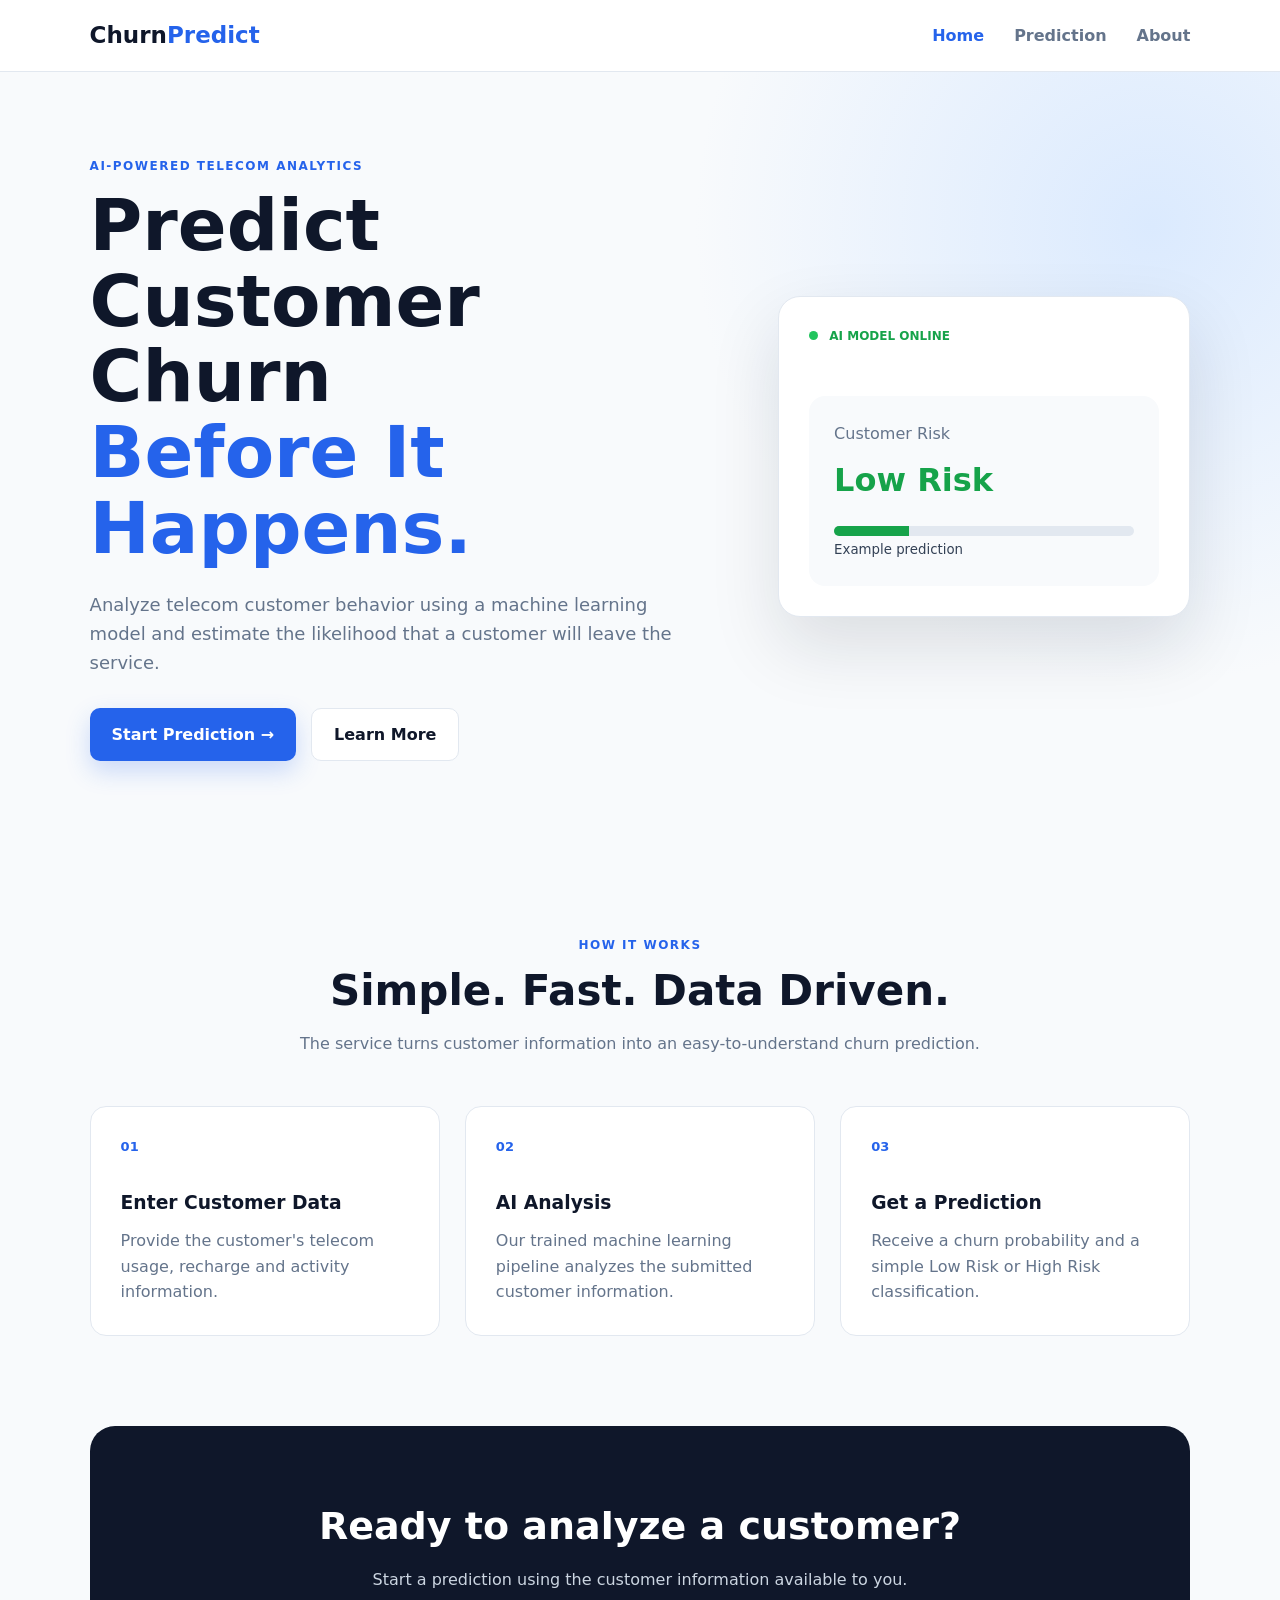
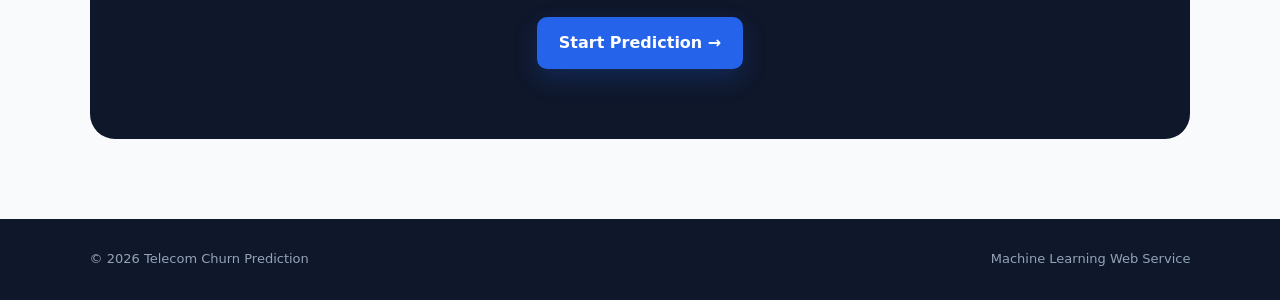
<file: frontend/index.html>
<!DOCTYPE html>
<html lang="en">
<head>
    <meta charset="UTF-8">
    <meta name="viewport" content="width=device-width, initial-scale=1.0">

    <title>Telecom Churn Prediction</title>

    <link rel="stylesheet" href="css/style.css">
</head>

<body>

<header class="navbar">

    <a href="index.html" class="logo">
        Churn<span>Predict</span>
    </a>

    <nav>
        <a href="index.html" class="active">Home</a>
        <a href="prediction.html">Prediction</a>
        <a href="about.html">About</a>
    </nav>

</header>


<main>

    <section class="hero">

        <div class="hero-content">

            <span class="eyebrow">
                AI-POWERED TELECOM ANALYTICS
            </span>

            <h1>
                Predict Customer Churn
                <span>Before It Happens.</span>
            </h1>

            <p>
                Analyze telecom customer behavior using a
                machine learning model and estimate the
                likelihood that a customer will leave the service.
            </p>

            <div class="hero-buttons">

                <a href="prediction.html" class="btn primary-btn">
                    Start Prediction →
                </a>

                <a href="about.html" class="btn secondary-btn">
                    Learn More
                </a>

            </div>

        </div>


        <div class="hero-card">

            <div class="card-top">
                <span class="status-dot"></span>
                AI MODEL ONLINE
            </div>

            <div class="prediction-preview">

                <span>Customer Risk</span>

                <strong>Low Risk</strong>

                <div class="mini-progress">
                    <div></div>
                </div>

                <small>
                    Example prediction
                </small>

            </div>

        </div>

    </section>


    <section class="section">

        <div class="section-heading">

            <span class="eyebrow">
                HOW IT WORKS
            </span>

            <h2>
                Simple. Fast. Data Driven.
            </h2>

            <p>
                The service turns customer information into
                an easy-to-understand churn prediction.
            </p>

        </div>


        <div class="feature-grid">

            <div class="feature-card">

                <div class="feature-number">01</div>

                <h3>Enter Customer Data</h3>

                <p>
                    Provide the customer's telecom usage,
                    recharge and activity information.
                </p>

            </div>


            <div class="feature-card">

                <div class="feature-number">02</div>

                <h3>AI Analysis</h3>

                <p>
                    Our trained machine learning pipeline
                    analyzes the submitted customer information.
                </p>

            </div>


            <div class="feature-card">

                <div class="feature-number">03</div>

                <h3>Get a Prediction</h3>

                <p>
                    Receive a churn probability and a simple
                    Low Risk or High Risk classification.
                </p>

            </div>

        </div>

    </section>


    <section class="cta-section">

        <h2>
            Ready to analyze a customer?
        </h2>

        <p>
            Start a prediction using the customer information
            available to you.
        </p>

        <a href="prediction.html" class="btn primary-btn">
            Start Prediction →
        </a>

    </section>

</main>


<footer>

    <p>
        © 2026 Telecom Churn Prediction
    </p>

    <p>
        Machine Learning Web Service
    </p>

</footer>


<script src="js/script.js"></script>

</body>
</html>
</file>
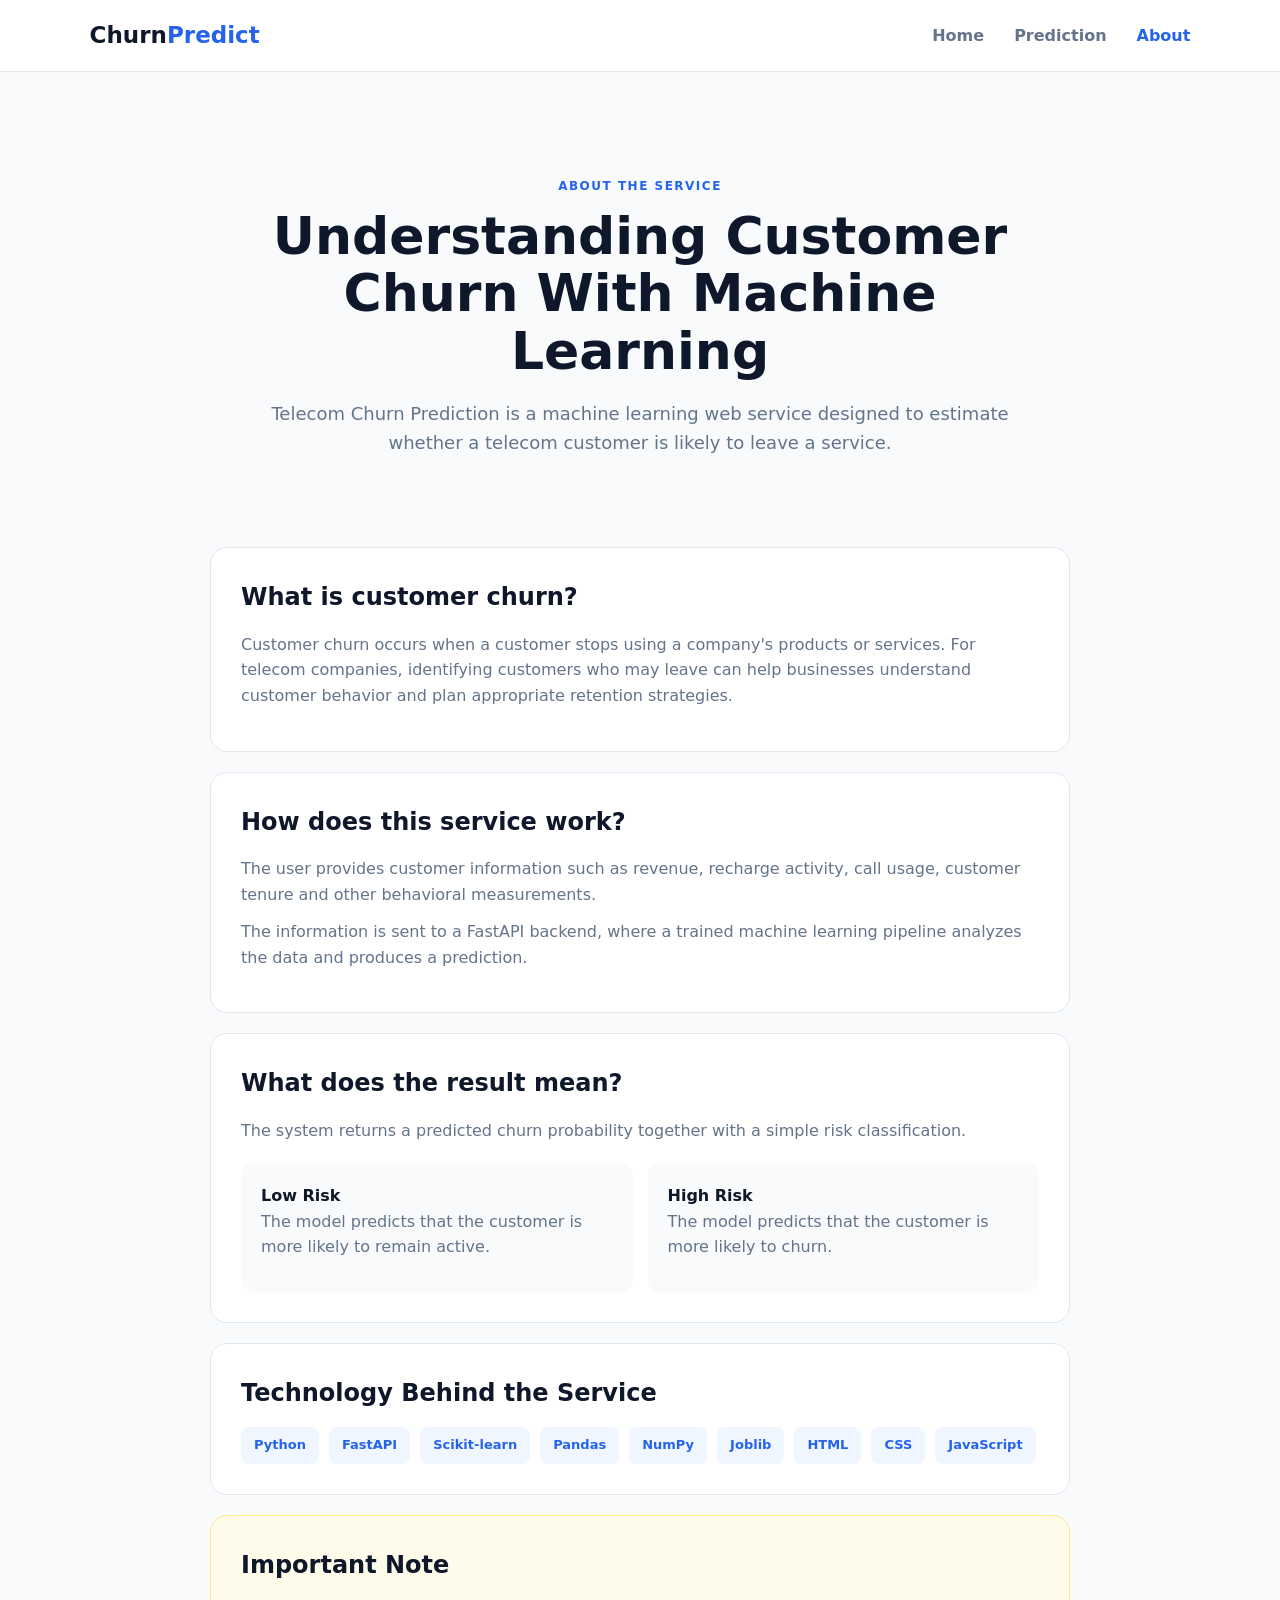
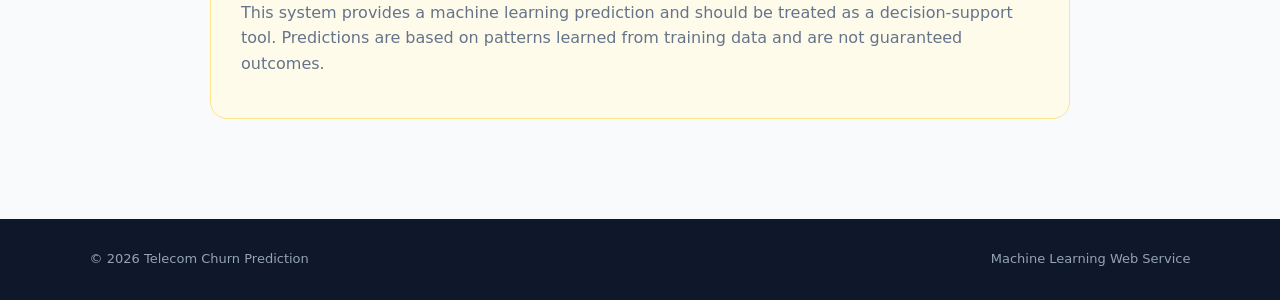
<file: frontend/about.html>
<!DOCTYPE html>
<html lang="en">

<head>

    <meta charset="UTF-8">

    <meta
        name="viewport"
        content="width=device-width, initial-scale=1.0"
    >

    <title>About | ChurnPredict</title>

    <link
        rel="stylesheet"
        href="css/style.css"
    >

</head>


<body>


<header class="navbar">

    <a href="index.html" class="logo">
        Churn<span>Predict</span>
    </a>

    <nav>

        <a href="index.html">
            Home
        </a>

        <a href="prediction.html">
            Prediction
        </a>

        <a href="about.html" class="active">
            About
        </a>

    </nav>

</header>


<main>

<section class="about-hero">

    <span class="eyebrow">
        ABOUT THE SERVICE
    </span>

    <h1>
        Understanding Customer Churn
        With Machine Learning
    </h1>

    <p>
        Telecom Churn Prediction is a machine learning
        web service designed to estimate whether a telecom
        customer is likely to leave a service.
    </p>

</section>


<section class="about-content">


    <div class="about-card">

        <h2>
            What is customer churn?
        </h2>

        <p>
            Customer churn occurs when a customer stops using
            a company's products or services. For telecom
            companies, identifying customers who may leave
            can help businesses understand customer behavior
            and plan appropriate retention strategies.
        </p>

    </div>


    <div class="about-card">

        <h2>
            How does this service work?
        </h2>

        <p>
            The user provides customer information such as
            revenue, recharge activity, call usage, customer
            tenure and other behavioral measurements.
        </p>

        <p>
            The information is sent to a FastAPI backend,
            where a trained machine learning pipeline analyzes
            the data and produces a prediction.
        </p>

    </div>


    <div class="about-card">

        <h2>
            What does the result mean?
        </h2>

        <p>
            The system returns a predicted churn probability
            together with a simple risk classification.
        </p>

        <div class="risk-explanation">

            <div>
                <strong>Low Risk</strong>

                <p>
                    The model predicts that the customer
                    is more likely to remain active.
                </p>
            </div>


            <div>
                <strong>High Risk</strong>

                <p>
                    The model predicts that the customer
                    is more likely to churn.
                </p>
            </div>

        </div>

    </div>


    <div class="about-card">

        <h2>
            Technology Behind the Service
        </h2>

        <div class="technology-list">

            <span>Python</span>

            <span>FastAPI</span>

            <span>Scikit-learn</span>

            <span>Pandas</span>

            <span>NumPy</span>

            <span>Joblib</span>

            <span>HTML</span>

            <span>CSS</span>

            <span>JavaScript</span>

        </div>

    </div>


    <div class="about-card notice-card">

        <h2>
            Important Note
        </h2>

        <p>
            This system provides a machine learning prediction
            and should be treated as a decision-support tool.
            Predictions are based on patterns learned from
            training data and are not guaranteed outcomes.
        </p>

    </div>


</section>

</main>


<footer>

    <p>
        © 2026 Telecom Churn Prediction
    </p>

    <p>
        Machine Learning Web Service
    </p>

</footer>


<script src="js/script.js"></script>

</body>

</html>
</file>
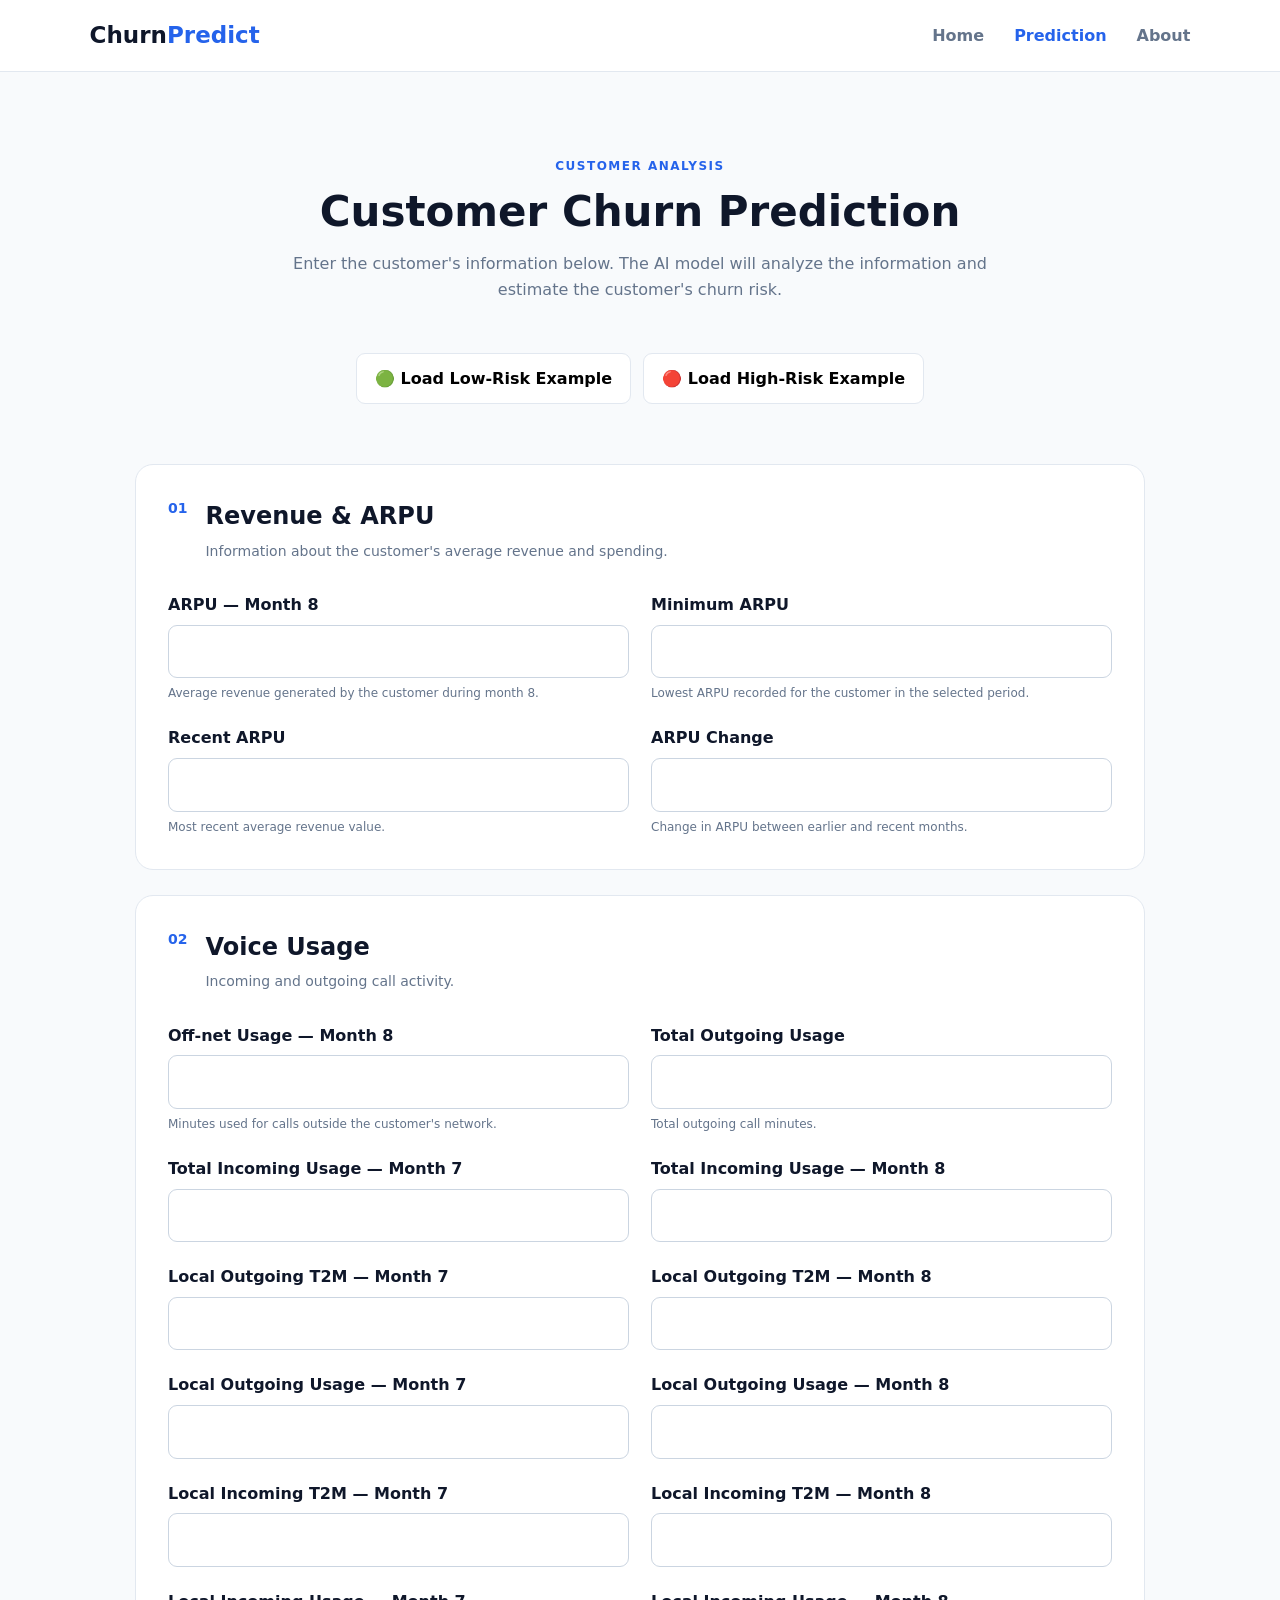
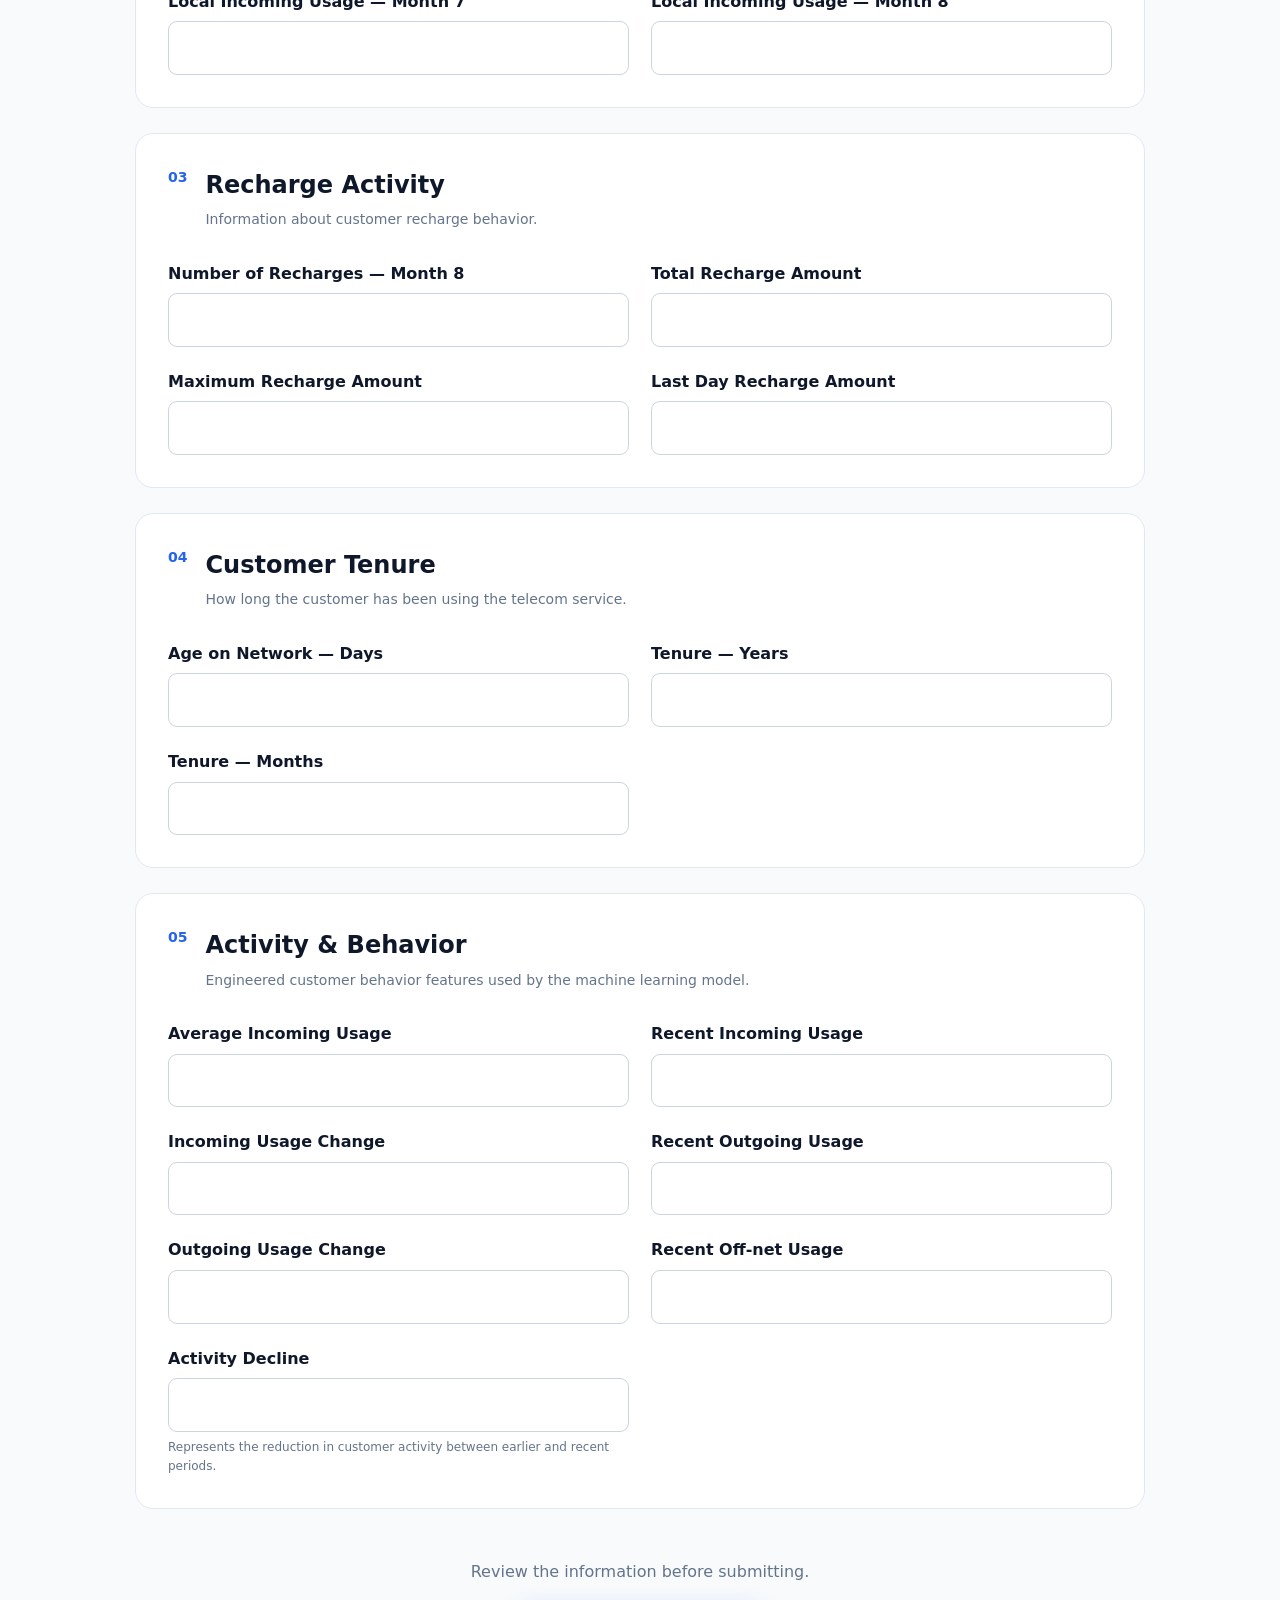
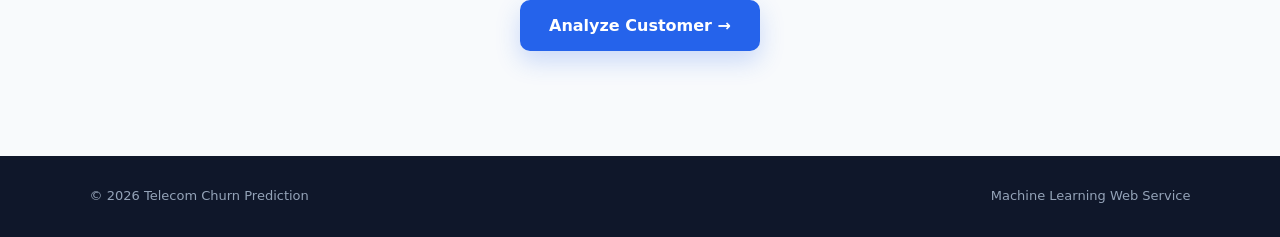
<file: frontend/prediction.html>
<!DOCTYPE html>
<html lang="en">

<head>

    <meta charset="UTF-8">

    <meta
        name="viewport"
        content="width=device-width, initial-scale=1.0"
    >

    <title>Customer Prediction | ChurnPredict</title>

    <link
        rel="stylesheet"
        href="css/style.css"
    >

</head>


<body>


<header class="navbar">

    <a href="index.html" class="logo">
        Churn<span>Predict</span>
    </a>

    <nav>

        <a href="index.html">
            Home
        </a>

        <a href="prediction.html" class="active">
            Prediction
        </a>

        <a href="about.html">
            About
        </a>

    </nav>

</header>


<main>

<section class="form-section">

    <div class="section-heading">

        <span class="eyebrow">
            CUSTOMER ANALYSIS
        </span>

        <h1>
            Customer Churn Prediction
        </h1>

        <p>
            Enter the customer's information below.
            The AI model will analyze the information
            and estimate the customer's churn risk.
        </p>

    </div>


    <div class="test-buttons">

        <button
            type="button"
            id="lowRiskBtn"
            class="test-btn low-test"
        >
            🟢 Load Low-Risk Example
        </button>


        <button
            type="button"
            id="highRiskBtn"
            class="test-btn high-test"
        >
            🔴 Load High-Risk Example
        </button>

    </div>


    <p id="formMessage" class="form-message"></p>


    <form id="predictionForm">


        <!-- CUSTOMER REVENUE -->

        <div class="form-card">

            <div class="form-card-heading">

                <span>01</span>

                <div>
                    <h2>Revenue & ARPU</h2>

                    <p>
                        Information about the customer's
                        average revenue and spending.
                    </p>
                </div>

            </div>


            <div class="input-grid">


                <div class="input-group">

                    <label for="arpu_8">
                        ARPU — Month 8
                    </label>

                    <input
                        type="number"
                        step="any"
                        id="arpu_8"
                        required
                    >

                    <small>
                        Average revenue generated by the
                        customer during month 8.
                    </small>

                </div>


                <div class="input-group">

                    <label for="min_arpu">
                        Minimum ARPU
                    </label>

                    <input
                        type="number"
                        step="any"
                        id="min_arpu"
                        required
                    >

                    <small>
                        Lowest ARPU recorded for the
                        customer in the selected period.
                    </small>

                </div>


                <div class="input-group">

                    <label for="recent_arpu">
                        Recent ARPU
                    </label>

                    <input
                        type="number"
                        step="any"
                        id="recent_arpu"
                        required
                    >

                    <small>
                        Most recent average revenue value.
                    </small>

                </div>


                <div class="input-group">

                    <label for="arpu_change">
                        ARPU Change
                    </label>

                    <input
                        type="number"
                        step="any"
                        id="arpu_change"
                        required
                    >

                    <small>
                        Change in ARPU between earlier
                        and recent months.
                    </small>

                </div>

            </div>

        </div>


        <!-- VOICE USAGE -->

        <div class="form-card">

            <div class="form-card-heading">

                <span>02</span>

                <div>

                    <h2>Voice Usage</h2>

                    <p>
                        Incoming and outgoing call activity.
                    </p>

                </div>

            </div>


            <div class="input-grid">

                <div class="input-group">
                    <label for="offnet_mou_8">
                        Off-net Usage — Month 8
                    </label>

                    <input
                        type="number"
                        step="any"
                        id="offnet_mou_8"
                        required
                    >

                    <small>
                        Minutes used for calls outside
                        the customer's network.
                    </small>
                </div>


                <div class="input-group">
                    <label for="total_og_mou_8">
                        Total Outgoing Usage
                    </label>

                    <input
                        type="number"
                        step="any"
                        id="total_og_mou_8"
                        required
                    >

                    <small>
                        Total outgoing call minutes.
                    </small>
                </div>


                <div class="input-group">
                    <label for="total_ic_mou_7">
                        Total Incoming Usage — Month 7
                    </label>

                    <input
                        type="number"
                        step="any"
                        id="total_ic_mou_7"
                        required
                    >
                </div>


                <div class="input-group">
                    <label for="total_ic_mou_8">
                        Total Incoming Usage — Month 8
                    </label>

                    <input
                        type="number"
                        step="any"
                        id="total_ic_mou_8"
                        required
                    >
                </div>


                <div class="input-group">
                    <label for="loc_og_t2m_mou_7">
                        Local Outgoing T2M — Month 7
                    </label>

                    <input
                        type="number"
                        step="any"
                        id="loc_og_t2m_mou_7"
                        required
                    >
                </div>


                <div class="input-group">
                    <label for="loc_og_t2m_mou_8">
                        Local Outgoing T2M — Month 8
                    </label>

                    <input
                        type="number"
                        step="any"
                        id="loc_og_t2m_mou_8"
                        required
                    >
                </div>


                <div class="input-group">
                    <label for="loc_og_mou_7">
                        Local Outgoing Usage — Month 7
                    </label>

                    <input
                        type="number"
                        step="any"
                        id="loc_og_mou_7"
                        required
                    >
                </div>


                <div class="input-group">
                    <label for="loc_og_mou_8">
                        Local Outgoing Usage — Month 8
                    </label>

                    <input
                        type="number"
                        step="any"
                        id="loc_og_mou_8"
                        required
                    >
                </div>


                <div class="input-group">
                    <label for="loc_ic_t2m_mou_7">
                        Local Incoming T2M — Month 7
                    </label>

                    <input
                        type="number"
                        step="any"
                        id="loc_ic_t2m_mou_7"
                        required
                    >
                </div>


                <div class="input-group">
                    <label for="loc_ic_t2m_mou_8">
                        Local Incoming T2M — Month 8
                    </label>

                    <input
                        type="number"
                        step="any"
                        id="loc_ic_t2m_mou_8"
                        required
                    >
                </div>


                <div class="input-group">
                    <label for="loc_ic_mou_7">
                        Local Incoming Usage — Month 7
                    </label>

                    <input
                        type="number"
                        step="any"
                        id="loc_ic_mou_7"
                        required
                    >
                </div>


                <div class="input-group">
                    <label for="loc_ic_mou_8">
                        Local Incoming Usage — Month 8
                    </label>

                    <input
                        type="number"
                        step="any"
                        id="loc_ic_mou_8"
                        required
                    >
                </div>

            </div>

        </div>


        <!-- RECHARGE -->

        <div class="form-card">

            <div class="form-card-heading">

                <span>03</span>

                <div>

                    <h2>Recharge Activity</h2>

                    <p>
                        Information about customer recharge behavior.
                    </p>

                </div>

            </div>


            <div class="input-grid">

                <div class="input-group">
                    <label for="total_rech_num_8">
                        Number of Recharges — Month 8
                    </label>

                    <input
                        type="number"
                        step="any"
                        id="total_rech_num_8"
                        required
                    >
                </div>


                <div class="input-group">
                    <label for="total_rech_amt_8">
                        Total Recharge Amount
                    </label>

                    <input
                        type="number"
                        step="any"
                        id="total_rech_amt_8"
                        required
                    >
                </div>


                <div class="input-group">
                    <label for="max_rech_amt_8">
                        Maximum Recharge Amount
                    </label>

                    <input
                        type="number"
                        step="any"
                        id="max_rech_amt_8"
                        required
                    >
                </div>


                <div class="input-group">
                    <label for="last_day_rch_amt_8">
                        Last Day Recharge Amount
                    </label>

                    <input
                        type="number"
                        step="any"
                        id="last_day_rch_amt_8"
                        required
                    >
                </div>

            </div>

        </div>


        <!-- TENURE -->

        <div class="form-card">

            <div class="form-card-heading">

                <span>04</span>

                <div>

                    <h2>Customer Tenure</h2>

                    <p>
                        How long the customer has been
                        using the telecom service.
                    </p>

                </div>

            </div>


            <div class="input-grid">

                <div class="input-group">
                    <label for="aon">
                        Age on Network — Days
                    </label>

                    <input
                        type="number"
                        step="any"
                        id="aon"
                        required
                    >
                </div>


                <div class="input-group">
                    <label for="tenure_years">
                        Tenure — Years
                    </label>

                    <input
                        type="number"
                        step="any"
                        id="tenure_years"
                        required
                    >
                </div>


                <div class="input-group">
                    <label for="tenure_months">
                        Tenure — Months
                    </label>

                    <input
                        type="number"
                        step="any"
                        id="tenure_months"
                        required
                    >
                </div>

            </div>

        </div>


        <!-- ENGINEERED FEATURES -->

        <div class="form-card">

            <div class="form-card-heading">

                <span>05</span>

                <div>

                    <h2>Activity & Behavior</h2>

                    <p>
                        Engineered customer behavior features
                        used by the machine learning model.
                    </p>

                </div>

            </div>


            <div class="input-grid">


                <div class="input-group">
                    <label for="avg_incoming_usage">
                        Average Incoming Usage
                    </label>

                    <input
                        type="number"
                        step="any"
                        id="avg_incoming_usage"
                        required
                    >
                </div>


                <div class="input-group">
                    <label for="recent_incoming_usage">
                        Recent Incoming Usage
                    </label>

                    <input
                        type="number"
                        step="any"
                        id="recent_incoming_usage"
                        required
                    >
                </div>


                <div class="input-group">
                    <label for="incoming_usage_change">
                        Incoming Usage Change
                    </label>

                    <input
                        type="number"
                        step="any"
                        id="incoming_usage_change"
                        required
                    >
                </div>


                <div class="input-group">
                    <label for="recent_outgoing_usage">
                        Recent Outgoing Usage
                    </label>

                    <input
                        type="number"
                        step="any"
                        id="recent_outgoing_usage"
                        required
                    >
                </div>


                <div class="input-group">
                    <label for="outgoing_usage_change">
                        Outgoing Usage Change
                    </label>

                    <input
                        type="number"
                        step="any"
                        id="outgoing_usage_change"
                        required
                    >
                </div>


                <div class="input-group">
                    <label for="recent_offnet_usage">
                        Recent Off-net Usage
                    </label>

                    <input
                        type="number"
                        step="any"
                        id="recent_offnet_usage"
                        required
                    >
                </div>


                <div class="input-group">
                    <label for="activity_decline">
                        Activity Decline
                    </label>

                    <input
                        type="number"
                        step="any"
                        id="activity_decline"
                        required
                    >

                    <small>
                        Represents the reduction in customer
                        activity between earlier and recent periods.
                    </small>

                </div>

            </div>

        </div>


        <div class="submit-area">

            <p>
                Review the information before submitting.
            </p>

            <button
                type="submit"
                class="btn primary-btn submit-btn"
            >
                Analyze Customer →
            </button>

        </div>


    </form>

</section>

</main>


<footer>

    <p>
        © 2026 Telecom Churn Prediction
    </p>

    <p>
        Machine Learning Web Service
    </p>

</footer>


<script src="js/script.js"></script>

</body>

</html>
</file>
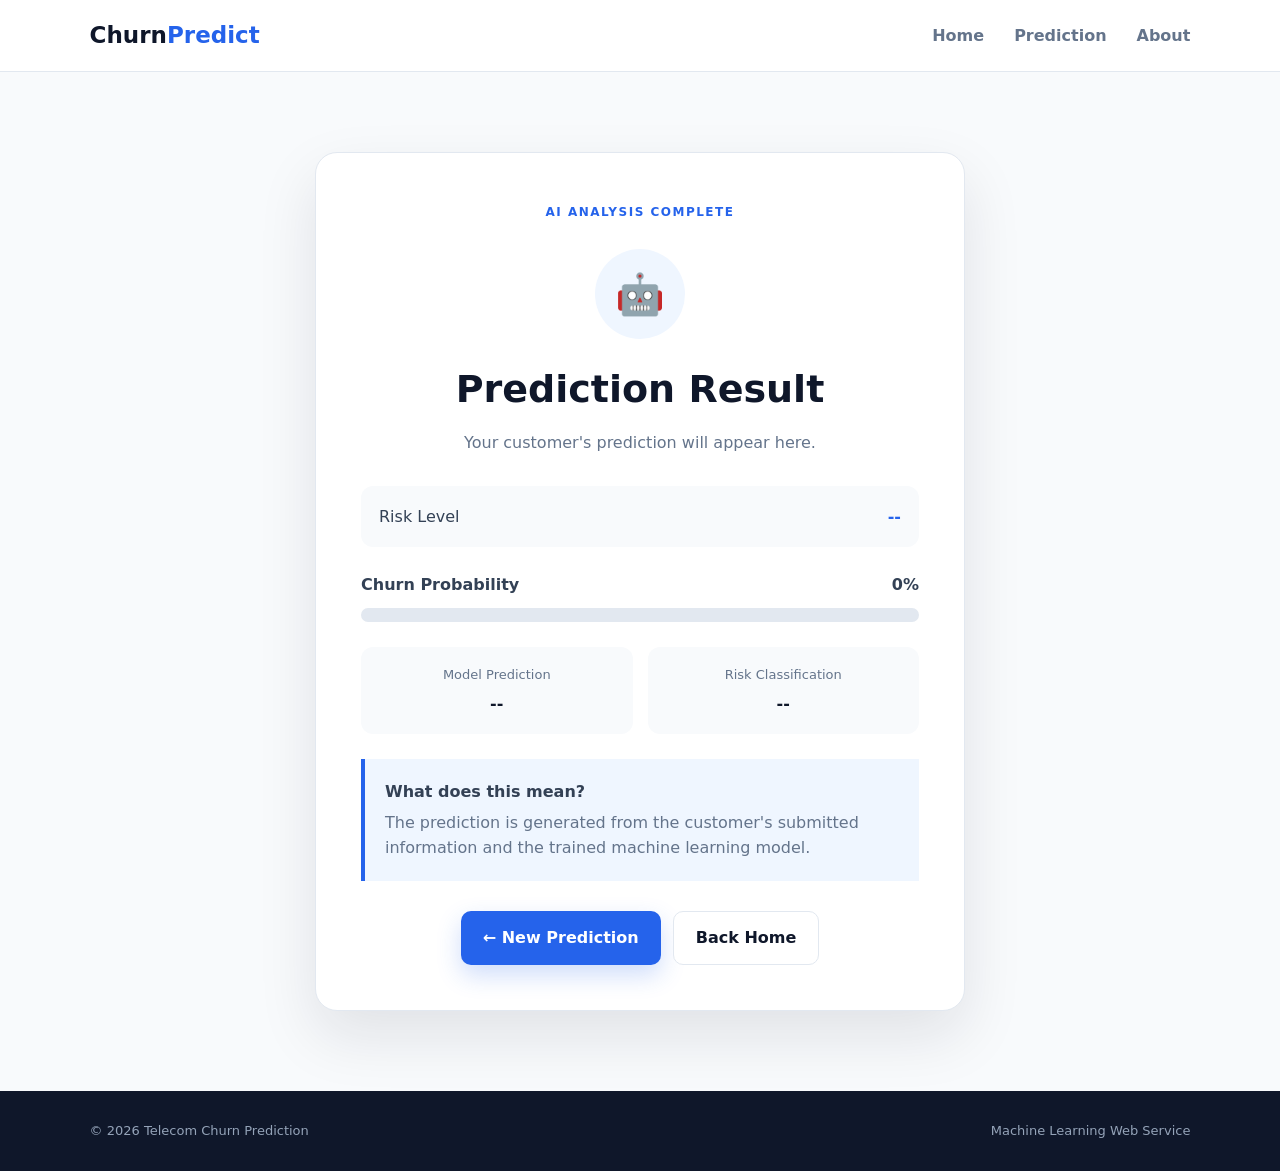
<file: frontend/result.html>
<!DOCTYPE html>
<html lang="en">

<head>

    <meta charset="UTF-8">

    <meta
        name="viewport"
        content="width=device-width, initial-scale=1.0"
    >

    <title>Prediction Result | ChurnPredict</title>

    <link
        rel="stylesheet"
        href="css/style.css"
    >

</head>


<body>


<header class="navbar">

    <a href="index.html" class="logo">
        Churn<span>Predict</span>
    </a>

    <nav>

        <a href="index.html">
            Home
        </a>

        <a href="prediction.html">
            Prediction
        </a>

        <a href="about.html">
            About
        </a>

    </nav>

</header>


<main>

<section class="result-section">

    <div class="result-card">

        <span class="eyebrow">
            AI ANALYSIS COMPLETE
        </span>


        <div id="resultIcon" class="result-icon">
            🤖
        </div>


        <h1 id="resultTitle">
            Prediction Result
        </h1>


        <p id="resultDescription">
            Your customer's prediction will appear here.
        </p>


        <div class="risk-display">

            <span>
                Risk Level
            </span>

            <strong id="riskLevel">
                --
            </strong>

        </div>


        <div class="probability-box">

            <div class="probability-heading">

                <span>
                    Churn Probability
                </span>

                <strong id="probabilityValue">
                    0%
                </strong>

            </div>


            <div class="progress-bar">

                <div
                    id="probabilityBar"
                    class="progress-fill"
                ></div>

            </div>

        </div>


        <div class="result-details">

            <div>

                <span>
                    Model Prediction
                </span>

                <strong id="predictionValue">
                    --
                </strong>

            </div>


            <div>

                <span>
                    Risk Classification
                </span>

                <strong id="riskValue">
                    --
                </strong>

            </div>

        </div>


        <div class="result-note">

            <strong>What does this mean?</strong>

            <p id="resultNote">
                The prediction is generated from the
                customer's submitted information and
                the trained machine learning model.
            </p>

        </div>


        <div class="result-actions">

            <a
                href="prediction.html"
                class="btn primary-btn"
            >
                ← New Prediction
            </a>

            <a
                href="index.html"
                class="btn secondary-btn"
            >
                Back Home
            </a>

        </div>

    </div>

</section>

</main>


<footer>

    <p>
        © 2026 Telecom Churn Prediction
    </p>

    <p>
        Machine Learning Web Service
    </p>

</footer>


<script src="js/script.js"></script>

</body>

</html>
</file>
<file: frontend/css/style.css>
* {
    margin: 0;
    padding: 0;
    box-sizing: border-box;
}


:root {

    --primary: #2563eb;

    --primary-dark: #1d4ed8;

    --dark: #0f172a;

    --text: #334155;

    --muted: #64748b;

    --light: #f8fafc;

    --border: #e2e8f0;

    --white: #ffffff;

}


html {
    scroll-behavior: smooth;
}


body {

    font-family:
        Inter,
        system-ui,
        -apple-system,
        BlinkMacSystemFont,
        "Segoe UI",
        sans-serif;

    background: var(--light);

    color: var(--text);

    line-height: 1.6;

}


a {
    text-decoration: none;
    color: inherit;
}


button,
input {
    font: inherit;
}


/* =========================================================
   NAVBAR
========================================================= */

.navbar {

    height: 72px;

    padding: 0 7%;

    display: flex;

    align-items: center;

    justify-content: space-between;

    background: white;

    border-bottom: 1px solid var(--border);

    position: sticky;

    top: 0;

    z-index: 100;

}


.logo {

    font-size: 23px;

    font-weight: 800;

    color: var(--dark);

}


.logo span {
    color: var(--primary);
}


nav {

    display: flex;

    gap: 30px;

}


nav a {

    color: var(--muted);

    font-weight: 600;

    transition: 0.3s;

}


nav a:hover,
nav a.active {

    color: var(--primary);

}


/* =========================================================
   BUTTONS
========================================================= */

.btn {

    display: inline-flex;

    align-items: center;

    justify-content: center;

    padding: 13px 22px;

    border-radius: 10px;

    font-weight: 700;

    border: none;

    cursor: pointer;

    transition:
        transform 0.25s,
        box-shadow 0.25s,
        background 0.25s;

}


.btn:hover {

    transform: translateY(-3px);

}


.primary-btn {

    background: var(--primary);

    color: white;

    box-shadow:
        0 10px 25px rgba(37, 99, 235, 0.22);

}


.primary-btn:hover {

    background: var(--primary-dark);

}


.secondary-btn {

    background: white;

    color: var(--dark);

    border: 1px solid var(--border);

}


/* =========================================================
   GENERAL
========================================================= */

.eyebrow {

    display: inline-block;

    color: var(--primary);

    font-size: 12px;

    font-weight: 800;

    letter-spacing: 1.5px;

    margin-bottom: 12px;

}


.section {

    padding: 90px 7%;

}


.section-heading {

    text-align: center;

    max-width: 720px;

    margin: 0 auto 50px;

}


.section-heading h1,
.section-heading h2 {

    color: var(--dark);

    font-size: 42px;

    line-height: 1.15;

    margin-bottom: 15px;

}


.section-heading p {

    color: var(--muted);

}


/* =========================================================
   HOME HERO
========================================================= */

.hero {

    min-height: 650px;

    padding: 80px 7%;

    display: grid;

    grid-template-columns: 1.2fr 0.8fr;

    gap: 70px;

    align-items: center;

    background:
        radial-gradient(
            circle at 90% 20%,
            #dbeafe,
            transparent 35%
        );

}


.hero-content {

    animation: slideUp 0.7s ease;

}


.hero h1 {

    font-size: clamp(45px, 6vw, 72px);

    line-height: 1.05;

    color: var(--dark);

    margin-bottom: 25px;

}


.hero h1 span {

    display: block;

    color: var(--primary);

}


.hero p {

    max-width: 650px;

    font-size: 18px;

    color: var(--muted);

    margin-bottom: 30px;

}


.hero-buttons {

    display: flex;

    gap: 15px;

    flex-wrap: wrap;

}


.hero-card {

    padding: 30px;

    background: white;

    border-radius: 22px;

    border: 1px solid var(--border);

    box-shadow:
        0 30px 70px rgba(15, 23, 42, 0.12);

    animation: floatCard 4s ease-in-out infinite;

}


.card-top {

    color: #16a34a;

    font-size: 12px;

    font-weight: 800;

    margin-bottom: 50px;

}


.status-dot {

    display: inline-block;

    width: 9px;

    height: 9px;

    border-radius: 50%;

    background: #22c55e;

    margin-right: 7px;

}


.prediction-preview {

    padding: 25px;

    border-radius: 16px;

    background: #f8fafc;

}


.prediction-preview span {

    display: block;

    color: var(--muted);

    margin-bottom: 8px;

}


.prediction-preview strong {

    display: block;

    font-size: 32px;

    color: #16a34a;

    margin-bottom: 20px;

}


.mini-progress {

    height: 10px;

    background: #e2e8f0;

    border-radius: 50px;

    overflow: hidden;

}


.mini-progress div {

    width: 25%;

    height: 100%;

    background: #16a34a;

}


/* =========================================================
   FEATURE CARDS
========================================================= */

.feature-grid {

    display: grid;

    grid-template-columns:
        repeat(3, 1fr);

    gap: 25px;

}


.feature-card {

    padding: 30px;

    background: white;

    border: 1px solid var(--border);

    border-radius: 16px;

    transition:
        transform 0.3s,
        box-shadow 0.3s;

}


.feature-card:hover {

    transform: translateY(-8px);

    box-shadow:
        0 20px 40px rgba(15, 23, 42, 0.08);

}


.feature-number {

    color: var(--primary);

    font-size: 13px;

    font-weight: 800;

    margin-bottom: 30px;

}


.feature-card h3 {

    color: var(--dark);

    margin-bottom: 10px;

}


.feature-card p {

    color: var(--muted);

}


/* =========================================================
   CTA
========================================================= */

.cta-section {

    margin: 0 7% 80px;

    padding: 70px 30px;

    text-align: center;

    border-radius: 25px;

    background: var(--dark);

    color: white;

}


.cta-section h2 {

    font-size: 38px;

    margin-bottom: 10px;

}


.cta-section p {

    color: #cbd5e1;

    margin-bottom: 25px;

}


/* =========================================================
   FORM PAGE
========================================================= */

.form-section {

    max-width: 1050px;

    margin: auto;

    padding: 80px 20px;

}


.test-buttons {

    display: flex;

    gap: 12px;

    margin-bottom: 15px;

    justify-content: center;

    flex-wrap: wrap;

}


.test-btn {

    padding: 12px 18px;

    border-radius: 9px;

    cursor: pointer;

    font-weight: 700;

    border: 1px solid var(--border);

    background: white;

}


.low-test:hover {

    background: #dcfce7;

}


.high-test:hover {

    background: #fee2e2;

}


.form-message {

    min-height: 25px;

    text-align: center;

    font-weight: 600;

    margin-bottom: 20px;

}


.form-card {

    background: white;

    border: 1px solid var(--border);

    border-radius: 18px;

    padding: 32px;

    margin-bottom: 25px;

}


.form-card-heading {

    display: flex;

    gap: 18px;

    align-items: flex-start;

    margin-bottom: 30px;

}


.form-card-heading > span {

    color: var(--primary);

    font-size: 14px;

    font-weight: 900;

}


.form-card-heading h2 {

    color: var(--dark);

    margin-bottom: 4px;

}


.form-card-heading p {

    color: var(--muted);

    font-size: 14px;

}


.input-grid {

    display: grid;

    grid-template-columns:
        repeat(2, 1fr);

    gap: 22px;

}


.input-group {

    display: flex;

    flex-direction: column;

}


.input-group label {

    color: var(--dark);

    font-weight: 700;

    margin-bottom: 7px;

}


.input-group input {

    width: 100%;

    padding: 13px 14px;

    border: 1px solid #cbd5e1;

    border-radius: 9px;

    outline: none;

    transition:
        border 0.2s,
        box-shadow 0.2s;

}


.input-group input:focus {

    border-color: var(--primary);

    box-shadow:
        0 0 0 3px rgba(37, 99, 235, 0.1);

}


.input-group small {

    margin-top: 6px;

    color: var(--muted);

    font-size: 12px;

}


.submit-area {

    text-align: center;

    padding: 25px;

}


.submit-area p {

    color: var(--muted);

    margin-bottom: 15px;

}


.submit-btn {

    min-width: 240px;

}


/* =========================================================
   RESULT
========================================================= */

.result-section {

    min-height: 75vh;

    padding: 80px 20px;

    display: flex;

    justify-content: center;

    align-items: center;

}


.result-card {

    width: 100%;

    max-width: 650px;

    padding: 45px;

    text-align: center;

    background: white;

    border: 1px solid var(--border);

    border-radius: 22px;

    box-shadow:
        0 25px 60px rgba(15, 23, 42, 0.1);

    animation: slideUp 0.6s ease;

}


.result-icon {

    width: 90px;

    height: 90px;

    margin: 15px auto 20px;

    display: flex;

    align-items: center;

    justify-content: center;

    font-size: 40px;

    border-radius: 50%;

    background: #eff6ff;

}


.result-card h1 {

    color: var(--dark);

    font-size: 38px;

    margin-bottom: 10px;

}


.result-card > p {

    color: var(--muted);

}


.risk-display {

    display: flex;

    justify-content: space-between;

    margin-top: 30px;

    padding: 18px;

    border-radius: 12px;

    background: #f8fafc;

}


.risk-display strong {

    color: var(--primary);

}


.probability-box {

    text-align: left;

    margin: 25px 0;

}


.probability-heading {

    display: flex;

    justify-content: space-between;

    margin-bottom: 10px;

    font-weight: 700;

}


.progress-bar {

    height: 14px;

    overflow: hidden;

    border-radius: 50px;

    background: #e2e8f0;

}


.progress-fill {

    width: 0;

    height: 100%;

    border-radius: 50px;

    transition: width 1s ease;

}


.result-details {

    display: grid;

    grid-template-columns: 1fr 1fr;

    gap: 15px;

}


.result-details > div {

    padding: 18px;

    border-radius: 12px;

    background: #f8fafc;

}


.result-details span {

    display: block;

    color: var(--muted);

    font-size: 13px;

    margin-bottom: 5px;

}


.result-details strong {

    color: var(--dark);

}


.result-note {

    text-align: left;

    margin-top: 25px;

    padding: 20px;

    border-left: 4px solid var(--primary);

    background: #eff6ff;

}


.result-note p {

    color: var(--muted);

    margin-top: 5px;

}


.result-actions {

    margin-top: 30px;

    display: flex;

    justify-content: center;

    gap: 12px;

    flex-wrap: wrap;

}


/* =========================================================
   ABOUT
========================================================= */

.about-hero {

    padding: 100px 20px 70px;

    text-align: center;

    max-width: 850px;

    margin: auto;

}


.about-hero h1 {

    color: var(--dark);

    font-size: 52px;

    line-height: 1.1;

    margin-bottom: 20px;

}


.about-hero p {

    color: var(--muted);

    font-size: 18px;

}


.about-content {

    max-width: 900px;

    margin: auto;

    padding: 20px 20px 80px;

}


.about-card {

    background: white;

    border: 1px solid var(--border);

    border-radius: 17px;

    padding: 30px;

    margin-bottom: 20px;

}


.about-card h2 {

    color: var(--dark);

    margin-bottom: 15px;

}


.about-card p {

    color: var(--muted);

    margin-bottom: 12px;

}


.risk-explanation {

    display: grid;

    grid-template-columns: 1fr 1fr;

    gap: 15px;

    margin-top: 20px;

}


.risk-explanation > div {

    padding: 20px;

    border-radius: 12px;

    background: #f8fafc;

}


.risk-explanation strong {

    color: var(--dark);

}


.technology-list {

    display: flex;

    gap: 10px;

    flex-wrap: wrap;

}


.technology-list span {

    padding: 8px 13px;

    border-radius: 8px;

    background: #eff6ff;

    color: var(--primary);

    font-weight: 700;

    font-size: 13px;

}


.notice-card {

    background: #fffbeb;

    border-color: #fde68a;

}


/* =========================================================
   FOOTER
========================================================= */

footer {

    padding: 30px 7%;

    display: flex;

    justify-content: space-between;

    gap: 15px;

    flex-wrap: wrap;

    background: var(--dark);

    color: #94a3b8;

    font-size: 13px;

}


/* =========================================================
   ANIMATIONS
========================================================= */

@keyframes slideUp {

    from {

        opacity: 0;

        transform:
            translateY(25px);

    }

    to {

        opacity: 1;

        transform:
            translateY(0);

    }

}


@keyframes floatCard {

    0%,
    100% {

        transform:
            translateY(0);

    }

    50% {

        transform:
            translateY(-10px);

    }

}


/* =========================================================
   MOBILE
========================================================= */

@media (max-width: 800px) {

    .navbar {

        padding: 0 20px;

    }


    nav {

        gap: 15px;

    }


    nav a {

        font-size: 14px;

    }


    .hero {

        grid-template-columns: 1fr;

        padding: 60px 20px;

    }


    .hero h1 {

        font-size: 48px;

    }


    .feature-grid {

        grid-template-columns: 1fr;

    }


    .input-grid {

        grid-template-columns: 1fr;

    }


    .risk-explanation {

        grid-template-columns: 1fr;

    }


    .about-hero h1 {

        font-size: 40px;

    }


    .result-card {

        padding: 30px 20px;

    }

}


@media (max-width: 500px) {

    nav {

        gap: 10px;

    }


    nav a {

        font-size: 12px;

    }


    .hero h1 {

        font-size: 40px;

    }


    .hero-buttons {

        flex-direction: column;

    }


    .hero-buttons .btn {

        width: 100%;

    }


    .result-details {

        grid-template-columns: 1fr;

    }


    footer {

        flex-direction: column;

    }

}
</file>
